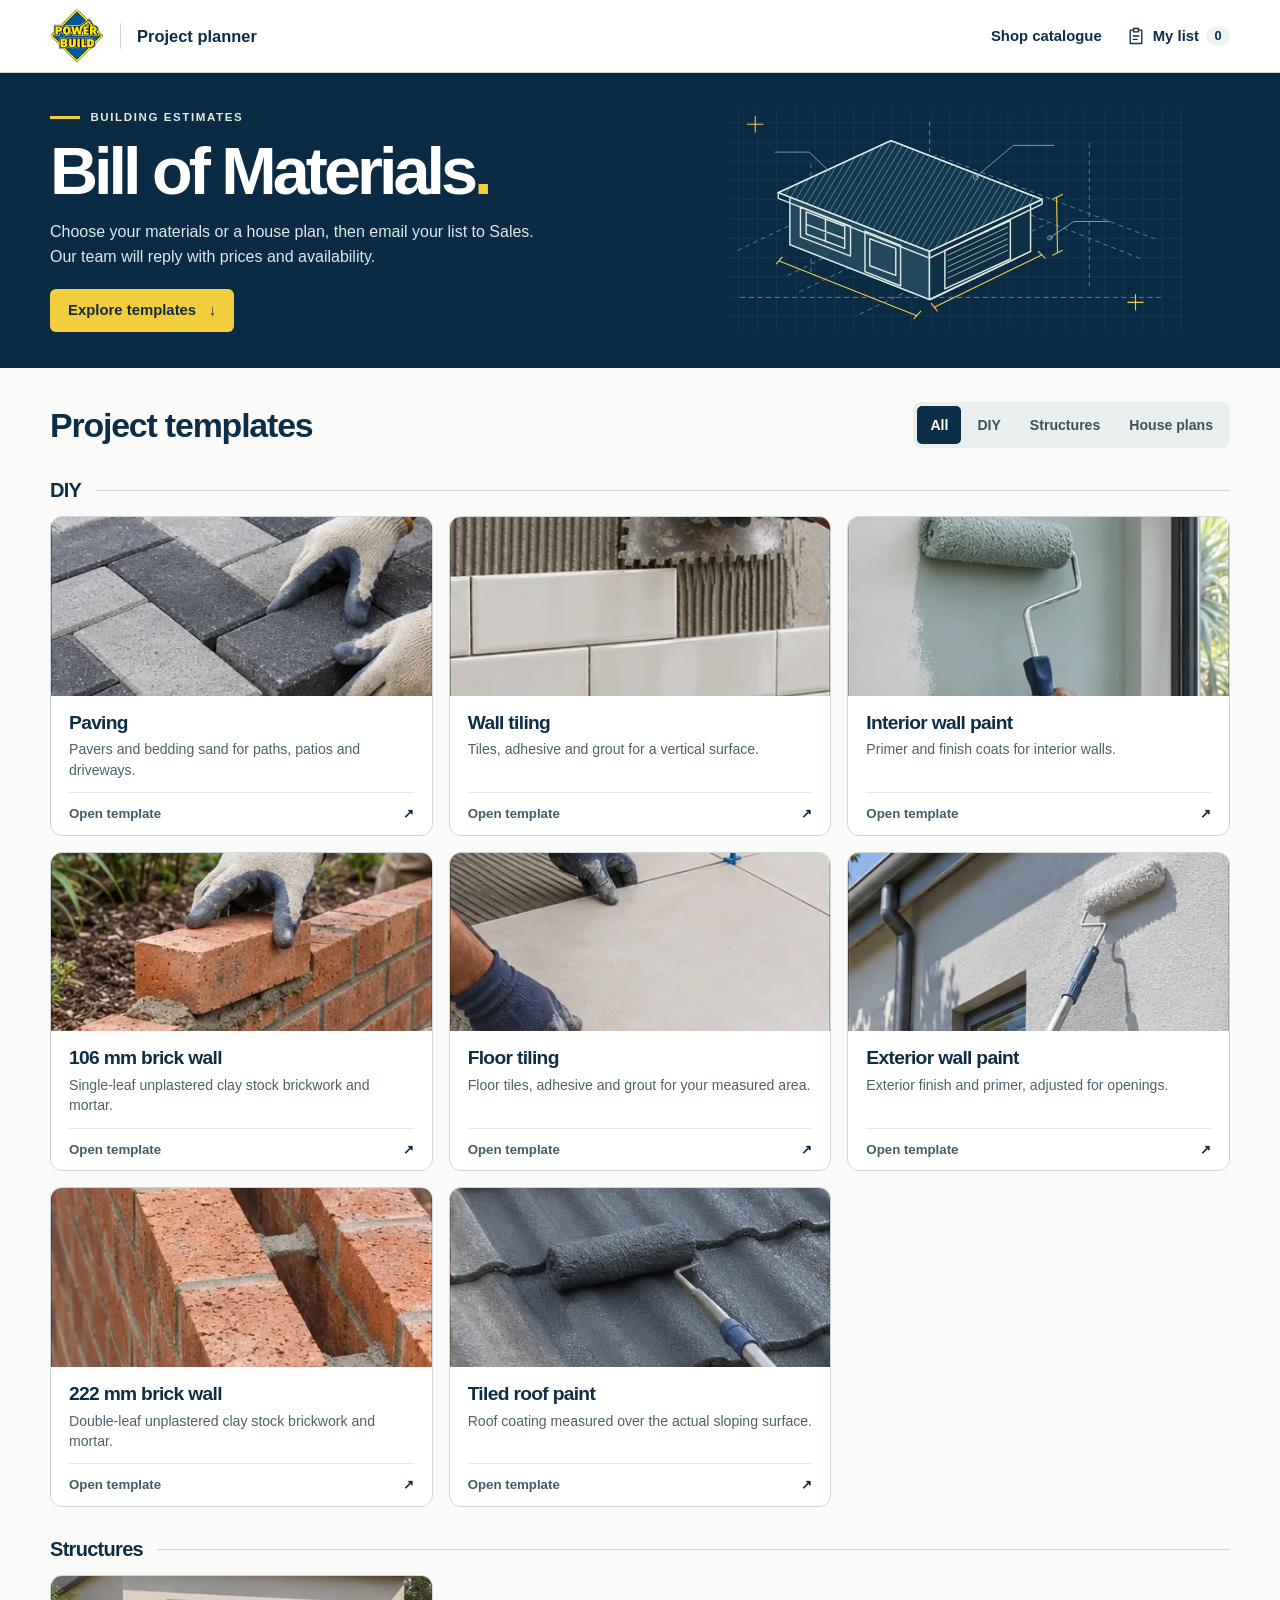
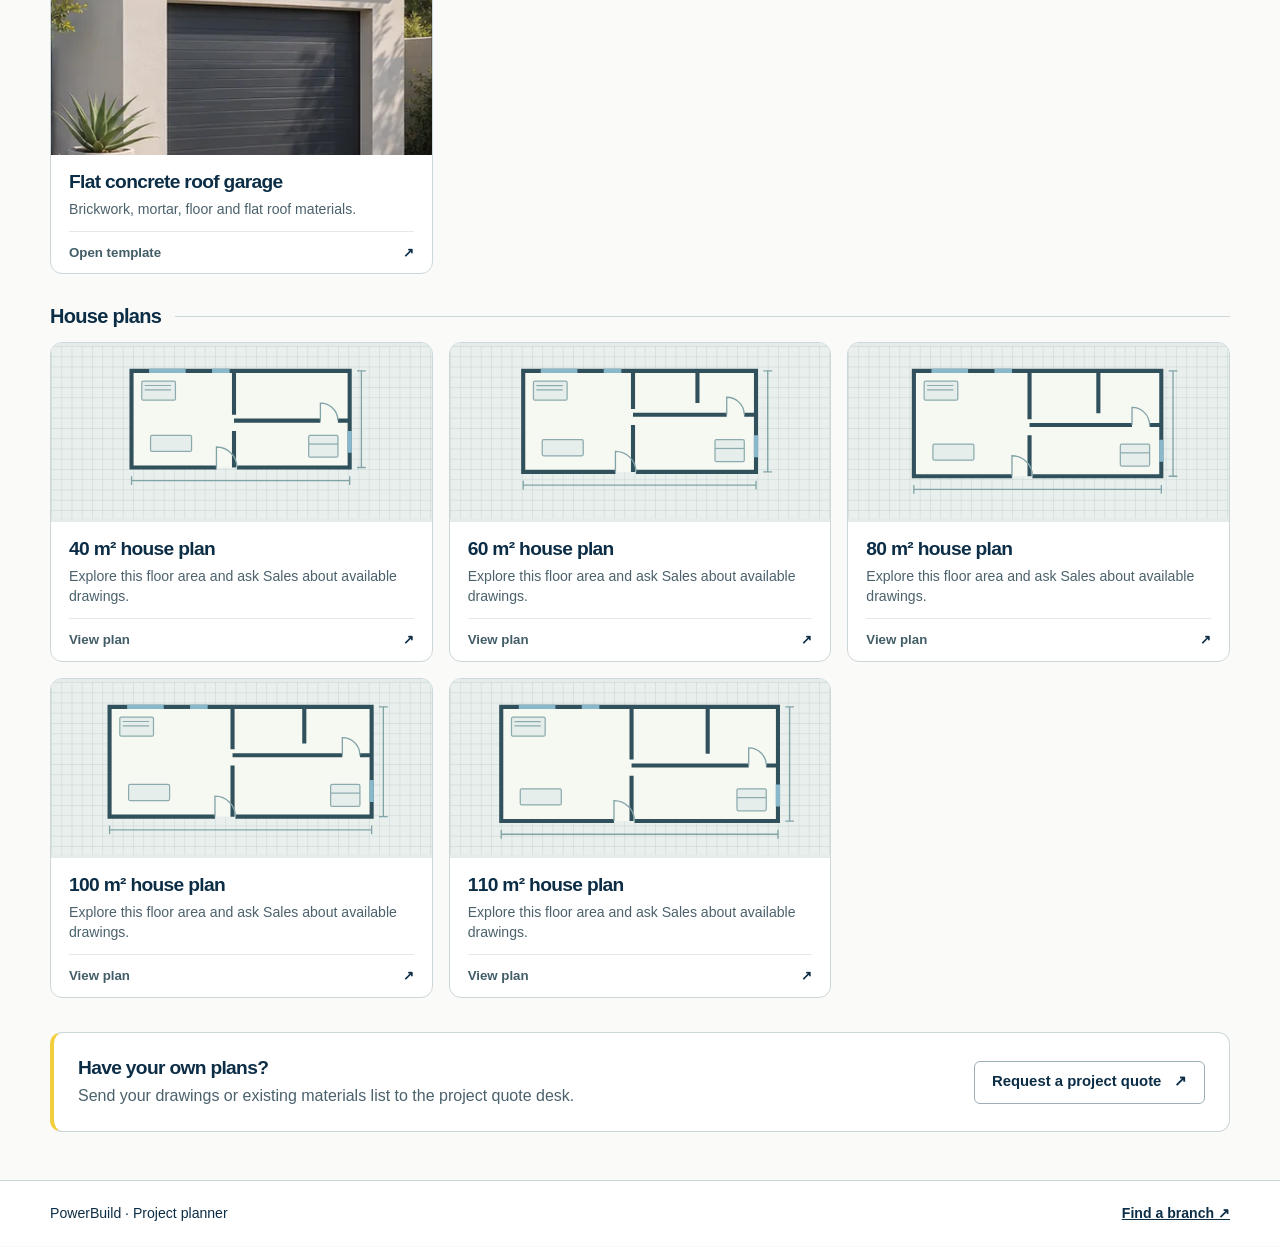
<file: bill-of-materials.html>
<!doctype html>
<html lang="en-ZA">
<head>
  <meta charset="utf-8"><meta name="viewport" content="width=device-width,initial-scale=1">
  <meta name="theme-color" content="#092d49"><meta name="description" content="Choose building materials and house plans, work out quantities and email your list to PowerBuild Sales for a quotation.">
  <title>Bill of Materials | PowerBuild</title>
  <link rel="icon" href="powerbuild-bom/powerbuild.png"><link rel="stylesheet" href="powerbuild-bom/planner.css">
  <script src="powerbuild-bom/planner.js?v=quote-list-1" defer></script><script src="powerbuild-bom/app.js?v=quote-list-1" defer></script>
</head>
<body>
<a class="skip" href="#content">Skip to planner</a>
<header class="mast"><div class="wrap head"><a href="./" class="brand" aria-label="PowerBuild home"><img src="powerbuild-bom/powerbuild.png" alt="PowerBuild" width="54" height="54"></a><span class="brand-rule"></span><a class="home-title" href="bill-of-materials.html">Project planner</a><nav aria-label="Planner navigation"><a class="catalogue-link" href="./#catalogue">Shop catalogue</a><a class="list-nav" href="#list"><svg viewBox="0 0 24 24" aria-hidden="true"><path d="M9 5H5v16h14V5h-4M9 3h6v4H9zM8 12h8m-8 4h6"/></svg> My list <span id="saved-count">0</span></a></nav></div></header>
<main id="content" tabindex="-1">
<section class="intro" id="intro"><div class="wrap intro-inner"><div class="intro-copy"><div class="eyebrow"><span></span> Building estimates</div><h1>Bill of Materials<span>.</span></h1><p>Choose your materials or a house plan, then email your list to Sales. Our team will reply with prices and availability.</p><a href="#templates" class="button yellow">Explore templates <span aria-hidden="true">↓</span></a></div><img src="powerbuild-bom/drawing.svg" width="460" height="244" class="hero-art" alt="" aria-hidden="true"></div></section>
<section class="wrap browse" id="templates" aria-labelledby="browse-title"><div class="browse-heading"><h2 id="browse-title" tabindex="-1">Project templates</h2><div class="categories" aria-label="Filter templates"><button type="button" data-group="All" aria-pressed="true">All</button><button type="button" data-group="DIY" aria-pressed="false">DIY</button><button type="button" data-group="Structures" aria-pressed="false">Structures</button><button type="button" data-group="House plans" aria-pressed="false">House plans</button></div></div><div id="cards"></div><aside class="own-plan"><div><h3>Have your own plans?</h3><p>Send your drawings or existing materials list to the project quote desk.</p></div><a class="button outline" href="project-quote.html">Request a project quote <span aria-hidden="true">↗</span></a></aside></section>
<section class="wrap detail" id="detail" hidden></section><section class="wrap list-view" id="list-view" hidden></section>
<noscript><div class="wrap"><p>Email your material names and quantities to Sales for a quotation.</p><a href="mailto:chamdordiy@gmail.com?subject=PowerBuild%20quote%20request">Email Sales</a></div></noscript>
</main>
<footer><div class="wrap"><span>PowerBuild · Project planner</span><a href="./#store-locator">Find a branch ↗</a></div></footer>
<p role="status" class="sr" id="status"></p>
<dialog id="quote-dialog" aria-labelledby="quote-title"><div class="dialog-head"><strong id="quote-title">Project quotation</strong><button type="button" id="close-dialog" class="text-btn">Close ×</button></div><div class="dialog-body"><p id="quote-progress" role="status">Opening your quotation form…</p><a id="quote-fallback" href="project-quote.html" target="_blank" rel="noopener">Open the full quotation form ↗</a><button type="button" id="copy-handoff" class="text-btn" hidden>Copy materials list</button><textarea id="handoff-copy" aria-label="Material list to copy" readonly hidden></textarea><iframe id="quote-frame" title="PowerBuild project quotation form" hidden></iframe></div></dialog>
</body></html>
</file>
<file: powerbuild-bom/planner.css>
:root{--ink:#0c2d46;--deep:#0b2b44;--gold:#f3ce3c;--muted:#4b616c;--line:#cdd6d8;--mist:#eef2f1;--paper:#fff;--radius:12px;font-family:"Inter",Arial,Helvetica,sans-serif;color:var(--ink);background:#fafbf9;font-size:16px;line-height:1.48}
*{box-sizing:border-box}body{margin:0}a{color:inherit}button,input,select,textarea{font:inherit}button,a{touch-action:manipulation}button{cursor:pointer}button:disabled{opacity:.55;cursor:default}button:focus-visible,a:focus-visible,input:focus-visible,select:focus-visible,textarea:focus-visible{outline:3px solid #106b9c;outline-offset:3px}h1,h2,h3,p{margin:0}h1,h2,h3{letter-spacing:-.035em;line-height:1.14}h2{font-size:clamp(1.55rem,3vw,2.12rem)}h3{font-size:1.2rem}p{color:var(--muted)}.wrap{width:min(1180px,calc(100% - 64px));margin-inline:auto}.skip,.sr{position:absolute;width:1px;height:1px;overflow:hidden;clip-path:inset(50%)}.skip:focus{z-index:10;width:auto;height:auto;clip-path:none;padding:12px;background:white}.mast{background:white;border-bottom:1px solid var(--line)}.head,.head nav,.head .list-nav,.button,footer .wrap,.dialog-head,.browse-heading,.card-foot,.actions,.topic-head,.detail-top{display:flex;align-items:center}.head{min-height:72px;gap:16px}.brand{display:flex;align-items:center}.brand img{display:block;object-fit:contain}.brand-rule{width:1px;height:26px;background:var(--line)}.home-title{color:var(--ink);font-size:1.03rem;font-weight:700;text-decoration:none}.head nav{margin-left:auto;gap:24px;font-size:.93rem;font-weight:650}.head nav a{text-decoration:none}.head nav a:hover,.home-title:hover{text-decoration:underline}.head .list-nav{gap:7px}.head svg{width:20px;height:20px;fill:none;stroke:currentColor;stroke-width:1.6;stroke-linejoin:round}.list-nav span{min-width:24px;text-align:center;border-radius:20px;background:#edf2f3;padding:1px 6px;font-size:.8rem}.intro{background:var(--deep);color:white}.intro-inner{display:grid;grid-template-columns:1.05fr .95fr;gap:20px;align-items:center;min-height:286px;padding-block:30px}.intro-copy{position:relative;z-index:1}.eyebrow,.overline{font-size:.72rem;letter-spacing:.14em;font-weight:750;text-transform:uppercase}.eyebrow{display:flex;align-items:center;gap:.65rem;color:#e6eadf;margin-bottom:13px}.eyebrow span{width:30px;height:3px;background:var(--gold)}h1{font-size:clamp(2.75rem,5.2vw,4.65rem);letter-spacing:-.06em;line-height:.99}h1 span{color:var(--gold)}.intro p{max-width:490px;color:#e0e8e9;margin:15px 0 19px;line-height:1.55}.hero-art{width:100%;max-height:235px;object-fit:contain;justify-self:end}.button{display:inline-flex;justify-content:center;gap:.85em;border:1px solid transparent;min-height:43px;padding:9px 17px;border-radius:6px;text-decoration:none;font-size:.93rem;font-weight:700;line-height:1.3}.button.yellow{background:var(--gold);color:#102b3f}.button.yellow:hover{background:#ffe263}.button.navy,.button.outline:hover{background:var(--ink);color:white}.button.navy:hover{background:#174568}.button.outline{border-color:#9dafb5;color:var(--ink);background:white}.browse,.detail,.list-view{padding-block:34px 48px}.browse-heading,.detail-top{justify-content:space-between;gap:14px;flex-wrap:wrap}.categories{display:flex;align-items:center;gap:3px;background:#e9eeee;padding:4px;border-radius:8px}.categories button{color:#3b515e;background:transparent;border:none;border-radius:5px;min-height:38px;padding:7px 13px;font-size:.88rem;font-weight:650}.categories button[aria-pressed=true]{background:var(--ink);color:white}.group{margin-top:31px}.topic-head{gap:14px;margin-bottom:14px}.topic-head h3{font-size:1.25rem}.topic-head::after{content:"";height:1px;background:var(--line);flex:1}.cards{display:grid;grid-template-columns:repeat(3,minmax(0,1fr));gap:16px}.card{display:flex;flex-direction:column;border:1px solid var(--line);border-radius:var(--radius);background:white;overflow:hidden;min-width:0;text-decoration:none;transition:box-shadow .15s,border-color .15s}.card:hover{border-color:#678196;box-shadow:0 4px 16px #102d4514}.thumb{width:100%;height:auto;aspect-ratio:2.13;background:#e5ebeb;position:relative;overflow:hidden}.photo{display:block;width:100%;position:absolute;top:50%;transform:translateY(-50%);aspect-ratio:1;background-image:url(projects.webp);background-size:300% 300%;background-position:var(--px) var(--py)}.plan-art{height:100%;width:100%;display:block}.card-main{padding:16px 18px 12px}.card-main h3{font-size:1.2rem}.card-main p{font-size:.88rem;line-height:1.44;margin-top:6px}.card-foot{margin:auto 18px 0;border-top:1px solid #e4e9e8;padding:11px 0;justify-content:space-between;gap:8px;font-size:.83rem;font-weight:700}.card-foot span:first-child{color:#425d67}.card-foot span:last-child{color:var(--ink)}.own-plan,.panel,.summary,.empty{border:1px solid var(--line);background:white;border-radius:var(--radius)}.own-plan{margin-top:34px;padding:24px;display:flex;justify-content:space-between;gap:18px;align-items:center;border-left:4px solid var(--gold)}.own-plan p{margin-top:5px}.back,.text-btn{color:var(--ink);font-weight:650;font-size:.9rem;text-decoration:underline;text-underline-offset:3px}.text-btn{background:none;border:0;padding:8px 3px}.back{display:inline-block;margin:0 0 22px}.overline{color:#506472;font-size:.7rem}.detail h1,.list-view h1{font-size:clamp(2rem,4vw,3.15rem);letter-spacing:-.045em;line-height:1.1;margin:5px 0 8px}.lead{max-width:68ch}.detail-layout{display:grid;grid-template-columns:minmax(0,1.12fr) minmax(0,.88fr);gap:22px;align-items:start;margin-top:24px}.panel,.summary,.empty{padding:22px}.panel h2,.summary h2,.list-view h2{font-size:1.25rem}.panel .help,.summary .help,.help{font-size:.88rem;line-height:1.48;color:var(--muted);margin-top:8px}.form-grid{display:grid;grid-template-columns:1fr 1fr;gap:12px;margin:14px 0 18px}.field{display:flex;flex-direction:column;gap:5px;font-size:.865rem;font-weight:650;min-width:0}.input-shell{display:flex;align-items:center;border:1px solid #a7b7be;background:white;border-radius:5px;overflow:hidden}.input-shell:focus-within{outline:2px solid #266d94;outline-offset:1px}.input-shell input{min-width:0;width:100%;border:0;outline:0;padding:9px 8px;font-variant-numeric:tabular-nums;color:var(--ink);background:transparent}.input-shell input:focus{outline:0}.unit{font-size:.76rem;color:#526473;white-space:nowrap;padding:0 8px 0 0}.field select,.field>input,.field textarea{background:white;border:1px solid #9eafb6;border-radius:6px;padding:9px;color:var(--ink);width:100%}.toggle{display:flex;gap:12px;flex-wrap:wrap;margin:10px 0;border:0;padding:0}.toggle label{font-size:.87rem;cursor:pointer}.toggle input{accent-color:var(--ink)}details{margin:13px 0}summary{cursor:pointer;font-size:.96rem;font-weight:700}.summary{background:#f1f5f4;border-top:4px solid var(--gold)}.summary.sticky{position:sticky;top:14px}.empty{margin-top:22px}.empty p{margin:7px 0 15px}.fee{font-size:1.65rem;line-height:1.2;font-weight:750;margin:10px 0;color:var(--ink)}.large-plan{aspect-ratio:2/1;background:#e9eeee;border-top:1px solid var(--line);border-bottom:1px solid var(--line);margin:18px 0}.caption{font-size:.82rem}.actions{gap:9px;flex-wrap:wrap;margin-top:14px}.values{width:100%;border-collapse:collapse;font-size:.88rem;text-align:left;margin:13px 0}.values th,.values td{padding:8px 4px;border-bottom:1px solid var(--line);vertical-align:top}.values th{font-size:.75rem;color:#405864}.values td:first-child{font-weight:650}.values td:last-child,.values th:last-child{text-align:right}.fine{color:var(--muted);font-size:.84rem;line-height:1.45}.fine ul{margin:7px 0;padding-left:18px}.error{color:#902d22;font-weight:650;margin:10px 0}.saved-row{border:1px solid var(--line);border-radius:8px;background:white;margin-top:12px;padding:14px 16px}.row-head{display:flex;justify-content:space-between;gap:14px;align-items:center}.row-head h3{font-size:1.02rem}.tip{display:block;margin-top:10px}.quote-fields{display:grid;gap:12px;margin:12px 0 16px}.quote-fields textarea{min-height:64px}.list-control{margin-top:22px}.sr[tabindex],h2[tabindex],h1[tabindex]{outline:none}footer{border-top:1px solid var(--line);background:white}footer .wrap{justify-content:space-between;padding-block:22px;font-size:.88rem;gap:12px}footer a{font-weight:700}.dialog-head{justify-content:space-between;gap:10px;padding:8px 18px;border-bottom:1px solid var(--line)}dialog{width:min(780px,calc(100% - 20px));padding:0;border:0;border-radius:10px;max-height:95dvh;color:var(--ink)}dialog::backdrop{background:#06243ccc}.dialog-body{padding:10px 12px}.dialog-body>p,.dialog-body>a{font-size:.84rem}.dialog-body>a{display:inline-block;margin:4px 0}.dialog-body textarea{width:100%;min-height:120px}.dialog-body iframe{display:block;width:100%;height:min(72dvh,760px);border:0}[hidden]{display:none!important}.print-only{display:none}
@media(max-width:880px){.cards{grid-template-columns:repeat(2,minmax(0,1fr))}.wrap{width:calc(100% - 40px)}.intro-inner{gap:0}.detail-layout{grid-template-columns:1fr}.summary.sticky{position:static}}
@media(max-width:620px){.wrap{width:calc(100% - 28px)}.head{min-height:61px;gap:9px}.brand img{width:43px;height:43px}.home-title{font-size:.91rem}.head nav{gap:0}.catalogue-link{display:none}.head .list-nav{gap:4px;font-size:.84rem}.intro-inner{min-height:0;display:block;position:relative;overflow:hidden;padding:28px 0}.intro-copy{max-width:100%}.intro p{font-size:.93rem;max-width:34ch}.hero-art{display:none}.browse,.detail,.list-view{padding-block:24px 34px}.browse-heading{align-items:start;gap:13px}.categories{max-width:100%}.categories button{padding:6px 10px;min-height:38px}.group{margin-top:23px}.cards{gap:12px}.card-main{padding:12px 12px 8px}.card-main p{font-size:.82rem}.card-main h3{font-size:1.03rem}.card-foot{margin:0 12px;margin-top:auto;padding:9px 0;font-size:.76rem}.own-plan{align-items:flex-start;flex-direction:column;padding:17px}.panel,.summary{padding:16px}.form-grid{gap:9px}.input-shell .unit{font-size:.7rem}.head nav svg{width:18px}.values th,.values td{padding:7px 2px}}
@media(max-width:470px){.cards{grid-template-columns:1fr}.thumb{aspect-ratio:2.45}.card-main{padding:13px 15px 10px}.card-main h3{font-size:1.13rem}.card-foot{margin-inline:15px}.categories button{font-size:.81rem}.form-grid{grid-template-columns:1fr 1fr}.large-plan{margin-inline:-5px}}
@media(prefers-reduced-motion:reduce){*{scroll-behavior:auto!important;transition:none!important}}
@media print{@page{margin:14mm}body{background:#fff;font-size:10pt;color:#111}.mast .wrap{width:100%}.head{min-height:auto}.head nav,.brand-rule,.skip,.intro,.browse,footer,.back,.actions,.remove,.quote-fields,.list-control,dialog,.no-print,#calc-form,.detail-top,.print-hide,#list-top-copy{display:none!important}.wrap{width:100%}.detail,.list-view{padding:12px 0}.detail-layout{display:block;margin-top:10px}.summary,.saved-row,.panel{position:static!important;background:white;border-color:#aaa;border-radius:0;break-inside:avoid;box-shadow:none}.saved-row .values{display:table}.print-only{display:block}.large-plan{max-height:150px}.tip{display:none}.values td,.values th{color:#111}.head img{width:42px;height:42px}.head .home-title{text-decoration:none}}
</file>
